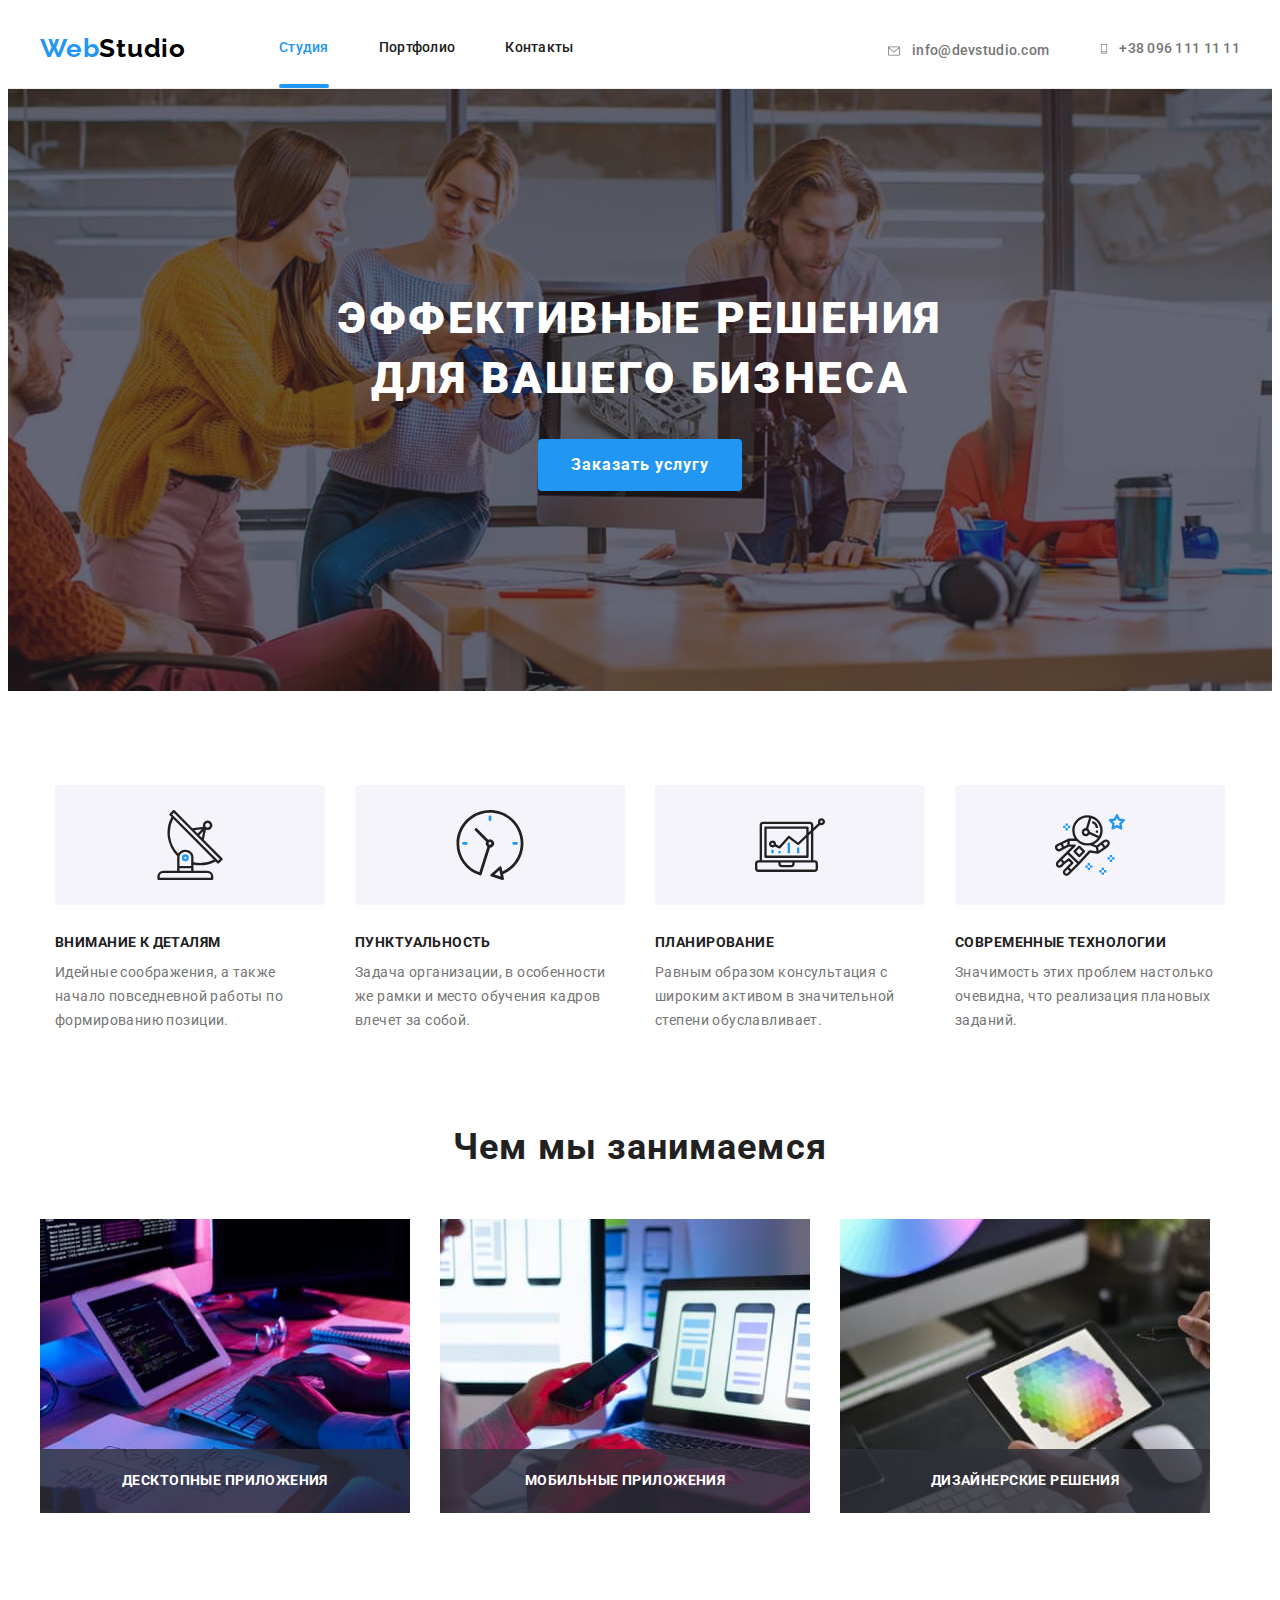
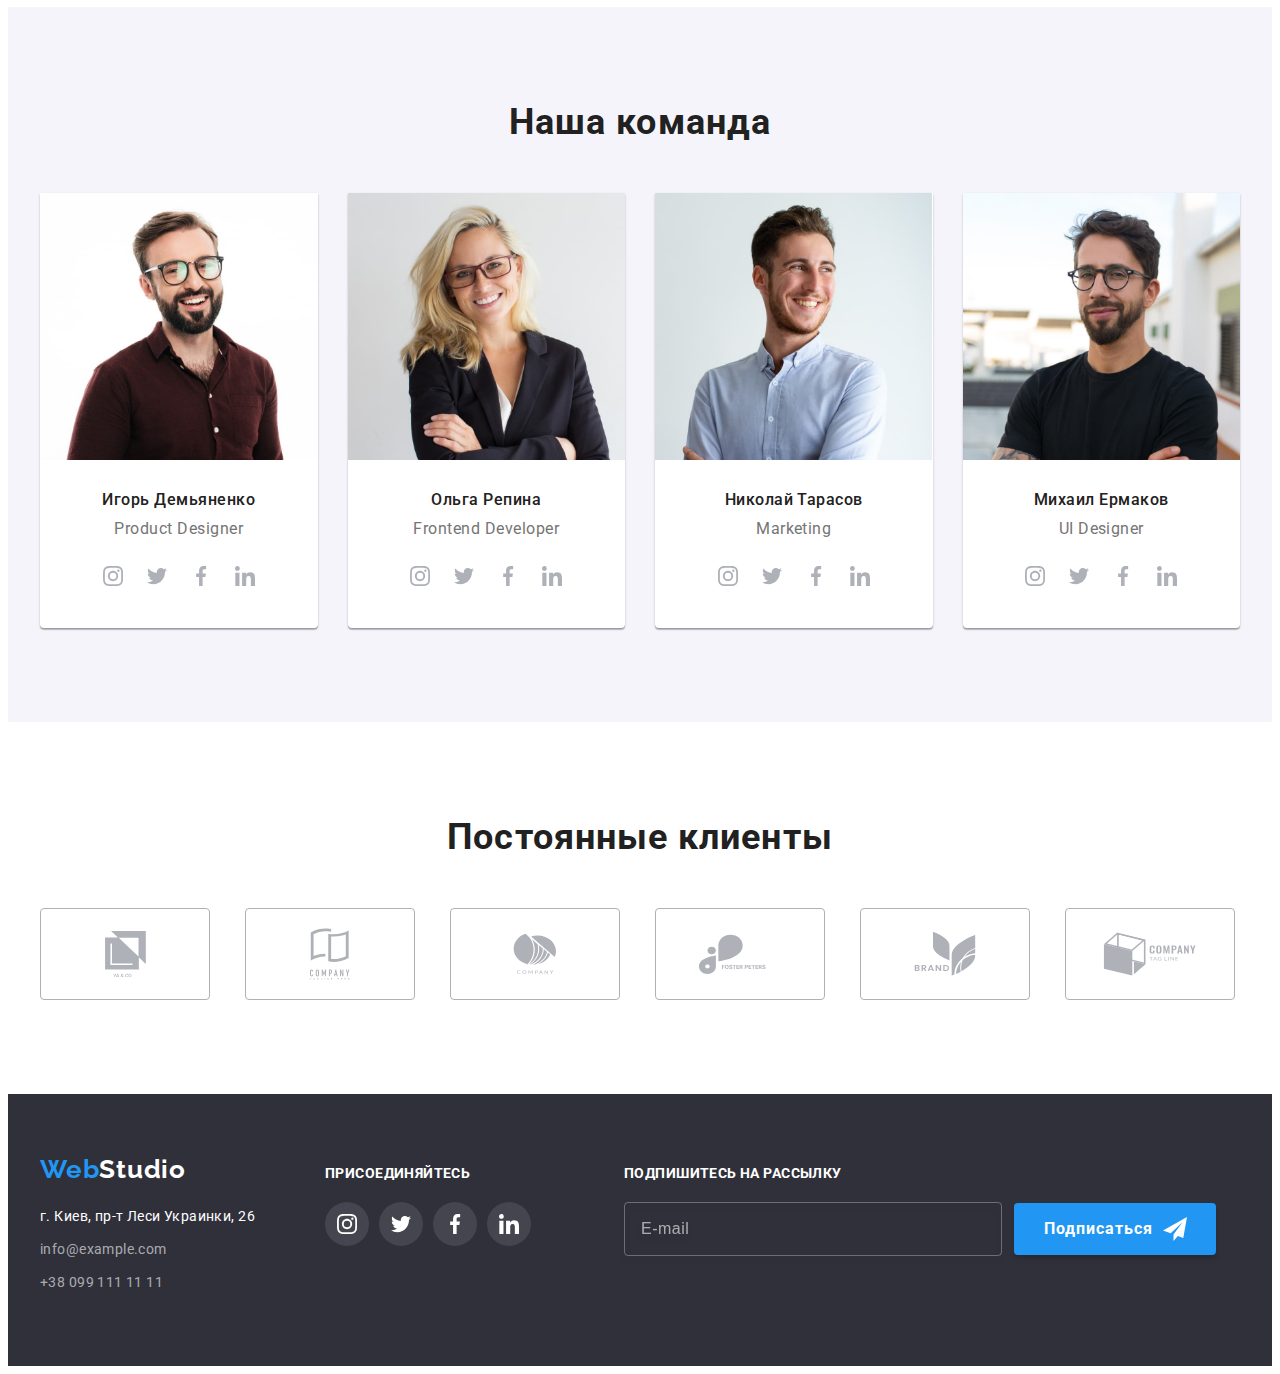
<file: index.html>
<!DOCTYPE html>
<html lang="ru">

<head>
    <meta charset="UTF-8">
    <meta http-equiv="X-UA-Compatible" content="IE=edge">
    <meta name="viewport" content="width=device-width, initial-scale=1.0">
    <title>Главная</title>
    <link rel="preconnect" href="https://fonts.googleapis.com">
    <link rel="preconnect" href="https://fonts.gstatic.com" crossorigin>
    <link href="https://fonts.googleapis.com/css2?family=Raleway:wght@700&family=Roboto:wght@400;500;700;900&display=swap"
        rel="stylesheet">
    <link rel="stylesheet"
        href="https://cdnjs.cloudflare.com/ajax/libs/modern-normalize/1.1.0/modern-normalize.min.css"
        integrity="sha512-wpPYUAdjBVSE4KJnH1VR1HeZfpl1ub8YT/NKx4PuQ5NmX2tKuGu6U/JRp5y+Y8XG2tV+wKQpNHVUX03MfMFn9Q=="
        crossorigin="anonymous"
        referrerpolicy="no-referrer" />
    <link rel="stylesheet" href="./css/main.min.css">
</head>
<body>
    <header class="header">
        <div class="container">
            <nav class="main-nav">
                <a href="" class="logo header__logo link"><span class="accent">Web</span>Studio</a>
                <button type="button" class="main-nav__open-btn">
                    <svg class="main-nav__icon" width="40" height="40">
                        <use href="./images/icons.svg#icon-menu"></use>
                    </svg>
                </button>
                <ul class="main-nav__list list">
                    <li class="main-nav__item"><a href="index.html" class="main-nav__link current present link">Студия</a></li>
                    <li class="main-nav__item"><a href="portfolio.html" class="main-nav__link link">Портфолио</a></li>
                    <li class="main-nav__item"><a href="" class="main-nav__link link">Контакты</a></li>
                </ul>
            </nav>
            <ul class="contact__list list">
                <li class="contact__item"><a href="mailto:info@devstudio.com" class="contact__mail link">
                        <svg class="contact__mail-icon" width="16" height="12">
                            <use href="./images/icons.svg#icon-envelope"></use>
                        </svg>info@devstudio.com</a></li>
                <li class="contact__item"><a href="tel:+380961111111" class="contact__tel link">
                        <svg class="contact__tel-icon" width="10" height="16">
                            <use href="./images/icons.svg#icon-smartphone"></use>
                        </svg>+38 096 111 11 11</a></li>
            </ul>
        </div>
        <div class="mob__menu is-hidden">
            <div class="container">
            <button type="button" class="menu__close-btn">
                <svg class="mob__icon-close" width="40" height="40">
                    <use href="./images/icons.svg#icon-close"></use>
                </svg>
            </button>
            <ul class="mob-menu__list list">
                <li class="mob-menu__item"><a href="index.html" class="mob-menu__link current link">Студия</a></li>
                <li class="mob-menu__item"><a href="portfolio.html" class="mob-menu__link link">Портфолио</a></li>
                <li class="mob-menu__item"><a href="" class="mob-menu__link link">Контакты</a></li>
            </ul>
            <div class="mob-contact__box">
            <ul class="mob-contact__list list">
                <li class="mob-contact__item"><a href="tel:+380961111111" class="mob-contact__tel link">
                        +38 096 111 11 11</a></li>
                <li class="mob-contact__item"><a href="mailto:info@devstudio.com" class="mob-contact__mail link">
                        info@devstudio.com</a></li>
            </ul>
            <ul class="mob-soc__list list">
                <li class="mob-soc__item"><a href="" class="mob-soc__link link">Instagram</a></li>
                <li class="mob-soc__item"><a href="" class="mob-soc__link link">Twitter</a></li>
                <li class="mob-soc__item"><a href="" class="mob-soc__link link">Facebook</a></li>
                <li class="mob-soc__item"><a href="" class="mob-soc__link link">LinkedIn</a></li>
            </ul>
            </div>
            </div>
        </div>
    </header>

    <main>
        <section class="hero">
            <div class="container">
            <h1 class="hero__title">Эффективные решения для вашего бизнеса</h1>
            <button type="button" class="button" data-modal-open >Заказать услугу</button>
            </div>
        </section>

        <section class="about section">
            <div class="container">
            <h2 class="visually-hidden">Особенности работы студии</h2>
            <ul class="about__list list">
                <li class="about__item">
                    <div class="about__box">
                            <svg class="box__icon" width="70" height="70">
                                <use href="./images/icons.svg#icon-antenna"></use>
                            </svg>
                    </div>
                    <h3 class="about__title">Внимание к деталям</h3>
                    <p class="about__text">Идейные соображения, а также начало повседневной работы по формированию позиции.</p>
                </li>
                <li class="about__item">
                    <div class="about__box">
                            <svg class="box__icon" width="70" height="70">
                                <use href="./images/icons.svg#icon-clock"></use>
                            </svg>
                    </div>
                    <h3 class="about__title">Пунктуальность</h3>
                    <p class="about__text">Задача организации, в особенности же рамки и место обучения кадров влечет за собой.</p>
                </li>
                <li class="about__item">
                    <div class="about__box">
                            <svg class="box__icon" width="70" height="70">
                                <use href="./images/icons.svg#icon-diagram"></use>
                            </svg>
                    </div>
                    <h3 class="about__title">Планирование</h3>
                    <p class="about__text">Равным образом консультация с широким активом в значительной степени обуславливает.</p>
                </li>
                <li class="about__item">
                    <div class="about__box">
                            <svg class="box__icon" width="70" height="70">
                                <use href="./images/icons.svg#icon-astronaut"></use>
                            </svg>
                    </div>
                    <h3 class="about__title">Современные технологии</h3>
                    <p class="about__text">Значимость этих проблем настолько очевидна, что реализация плановых заданий.</p>
                </li>
            </ul>
            </div>
        </section>

        <section class="work section">
            <div class="container">
            <h2 class="title section__title">Чем мы занимаемся</h2>
            <ul class="work__list list">
                <li class="work__item">
                    <div class="wrap">
                    <img
                    srcset="
                    ./images/img-1.jpg    1x,
                    ./images/img-1-2x.jpg 2x
                    "
                    src="./images/img-1.jpg" 
                    alt="набор кода" 
                    width="370" height="294">
                    <h3 class="wrap__title">Десктопные приложения</h3>
                    </div>
                </li>
                <li class="work__item">
                    <div class="wrap">
                    <img 
                    srcset="
                    ./images/img-2.jpg    1x,
                    ./images/img-2-2x.jpg 2x
                    "
                    src="./images/img-2.jpg" 
                    alt="схемы на дивайсах" 
                    width="370" height="294">
                    <h3 class="wrap__title">Мобильные приложения</h3>
                    </div>
                </li>
                <li class="work__item">
                    <div class="wrap">
                    <img 
                    srcset="
                    ./images/img-3.jpg    1x,
                    ./images/img-3-2x.jpg 2x
                    "
                    src="./images/img-3.jpg" 
                    alt="спектор цветов" 
                    width="370" height="294">
                    <h3 class="wrap__title">Дизайнерские решения</h3>
                    </div>
                </li>
            </ul>
            </div>
        </section>

        <section class="team section">
            <div class="container">
            <h2 class="title section__title">Наша команда</h2>
            <ul class="team__list list">
                <li class="team__item">
                    <picture>
                        <source
                        srcset="
                        ./images/img-4.jpg    1x,
                        ./images/img-4-2x.jpg 2x
                        "
                        media="(min-width:1200px)"
                        >
                        <source
                        srcset="
                        ./images/img-4-tab.jpg    1x,
                        ./images/img-4-tab-2x.jpg 2x
                        "
                        media="(min-width:768px)"
                        >
                        <source
                        srcset="
                        ./images/img-4-mob.jpg    1x,
                        ./images/img-4-mob-2x.jpg 2x
                        "
                        media="(min-width:320px)"
                        >
                    <img src="./images/img-4-mob.jpg" 
                    alt="Игорь Демьяненко"
                    class="team__img">
                    </picture>
                    <div class="team__box">
                    <h3 class="team__title">Игорь Демьяненко</h3>
                    <p lang="en" class="team__text">Product Designer</p>
                    <ul class="soc__list list">
                        <li class="soc__item"><a href="" class="soc__link">
                                <svg class="soc__icon" width="20" height="20">
                                    <use href="./images/icons.svg#icon-instagram"></use>
                                </svg>
                            </a></li>
                        <li class="soc__item"><a href="" class="soc__link">
                                <svg class="soc__icon" width="20" height="20">
                                    <use href="./images/icons.svg#icon-twitter"></use>
                                </svg>
                            </a></li>
                        <li class="soc__item"><a href="" class="soc__link">
                                <svg class="soc__icon" width="20" height="20">
                                    <use href="./images/icons.svg#icon-facebook"></use>
                                </svg>
                            </a></li>
                        <li class="soc__item"><a href="" class="soc__link">
                                <svg class="soc__icon" width="20" height="20">
                                    <use href="./images/icons.svg#icon-linkedin"></use>
                                </svg>
                            </a></li>
                    </ul>
                    </div>
                </li>
                <li class="team__item">
                    <picture>
                        <source
                        srcset="
                        ./images/img-5.jpg    1x,
                        ./images/img-5-2x.jpg 2x
                        "
                        media="(min-width:1200px)"
                        >
                        <source
                        srcset="
                        ./images/img-5-tab.jpg    1x,
                        ./images/img-5-tab-2x.jpg 2x
                        "
                        media="(min-width:768px)"
                        >
                        <source
                        srcset="
                        ./images/img-5-mob.jpg    1x,
                        ./images/img-5-mob-2x.jpg 2x
                        "
                        media="(min-width:320px)"
                        >
                    <img src="./images/img-5-mob.jpg" 
                    alt="Ольга Репина"
                    class="team__img">
                    </picture>
                    <div class="team__box">
                    <h3 class="team__title">Ольга Репина</h3>
                    <p lang="en" class="team__text">Frontend Developer</p>
                    <ul class="soc__list list">
                        <li class="soc__item"><a href="" class="soc__link">
                                <svg class="soc__icon" width="20" height="20">
                                    <use href="./images/icons.svg#icon-instagram"></use>
                                </svg>
                            </a></li>
                        <li class="soc__item"><a href="" class="soc__link">
                                <svg class="soc__icon" width="20" height="20">
                                    <use href="./images/icons.svg#icon-twitter"></use>
                                </svg>
                            </a></li>
                        <li class="soc__item"><a href="" class="soc__link">
                                <svg class="soc__icon" width="20" height="20">
                                    <use href="./images/icons.svg#icon-facebook"></use>
                                </svg>
                            </a></li>
                        <li class="soc__item"><a href="" class="soc__link">
                                <svg class="soc__icon" width="20" height="20">
                                    <use href="./images/icons.svg#icon-linkedin"></use>
                                </svg>
                            </a></li>
                    </ul>
                </div>
                </li>
                <li class="team__item">
                    <picture>
                        <source
                        srcset="
                        ./images/img-6.jpg    1x,
                        ./images/img-6-2x.jpg 2x
                        "
                        media="(min-width:1200px)"
                        >
                        <source
                        srcset="
                        ./images/img-6-tab.jpg    1x,
                        ./images/img-6-tab-2x.jpg 2x
                        "
                        media="(min-width:768px)"
                        >
                        <source
                        srcset="
                        ./images/img-6-mob.jpg    1x,
                        ./images/img-6-mob-2x.jpg 2x
                        "
                        media="(min-width:320px)"
                        >
                    <img src="./images/img-6-mob.jpg" 
                    alt="Николай Тарасов"
                    class="team__img">
                    </picture>
                    <div class="team__box">
                    <h3 class="team__title">Николай Тарасов</h3>
                    <p lang="en" class="team__text">Marketing</p>
                    <ul class="soc__list list">
                        <li class="soc__item"><a href="" class="soc__link">
                                <svg class="soc__icon" width="20" height="20">
                                    <use href="./images/icons.svg#icon-instagram"></use>
                                </svg>
                            </a></li>
                        <li class="soc__item"><a href="" class="soc__link">
                                <svg class="soc__icon" width="20" height="20">
                                    <use href="./images/icons.svg#icon-twitter"></use>
                                </svg>
                            </a></li>
                        <li class="soc__item"><a href="" class="soc__link">
                                <svg class="soc__icon" width="20" height="20">
                                    <use href="./images/icons.svg#icon-facebook"></use>
                                </svg>
                            </a></li>
                        <li class="soc__item"><a href="" class="soc__link">
                                <svg class="soc__icon" width="20" height="20">
                                    <use href="./images/icons.svg#icon-linkedin"></use>
                                </svg>
                            </a></li>
                    </ul>
                    </div>
                </li>
                <li class="team__item">
                    <picture>
                        <source
                        srcset="
                        ./images/img-7.jpg    1x,
                        ./images/img-7-2x.jpg 2x
                        "
                        media="(min-width:1200px)"
                        >
                        <source
                        srcset="
                        ./images/img-7-tab.jpg    1x,
                        ./images/img-7-tab-2x.jpg 2x
                        "
                        media="(min-width:768px)"
                        >
                        <source
                        srcset="
                        ./images/img-7-mob.jpg    1x,
                        ./images/img-7-mob-2x.jpg 2x
                        "
                        media="(min-width:320px)"
                        >
                    <img src="./images/img-7-mob.jpg" 
                    alt="Михаил Ермаков"
                    class="team__img">
                    </picture>
                    <div class="team__box">
                    <h3 class="team__title">Михаил Ермаков</h3>
                    <p lang="en" class="team__text">UI Designer</p>
                    <ul class="soc__list list">
                        <li class="soc__item"><a href="" class="soc__link">
                                <svg class="soc__icon" width="20" height="20">
                                    <use href="./images/icons.svg#icon-instagram"></use>
                                </svg>
                            </a></li>
                        <li class="soc__item"><a href="" class="soc__link">
                                <svg class="soc__icon" width="20" height="20">
                                    <use href="./images/icons.svg#icon-twitter"></use>
                                </svg>
                            </a></li>
                        <li class="soc__item"><a href="" class="soc__link">
                                <svg class="soc__icon" width="20" height="20">
                                    <use href="./images/icons.svg#icon-facebook"></use>
                                </svg>
                            </a></li>
                        <li class="soc__item"><a href="" class="soc__link">
                                <svg class="soc__icon" width="20" height="20">
                                    <use href="./images/icons.svg#icon-linkedin"></use>
                                </svg>
                            </a></li>
                    </ul>
                    </div>
                </li>
            </ul>
            </div>
        </section>

        <section class="clients section">
            <div class="container">
                <h2 class="title section__title">Постоянные клиенты</h2>
                <ul class="clients__list list">
                    <li class="clients__item"><a href="" class="clients__link">
                        <svg class="clients__icon" width="41" height="46.7">
                            <use href="./images/icons.svg#icon-client-1"></use>
                        </svg>
                    </a></li>
                    <li class="clients__item"><a href="" class="clients__link">
                            <svg class="clients__icon" width="40" height="52">
                                <use href="./images/icons.svg#icon-client-2"></use>
                            </svg>
                    </a></li>
                    <li class="clients__item"><a href="" class="clients__link">
                            <svg class="clients__icon" width="43.46" height="41.18">
                                <use href="./images/icons.svg#icon-client-3"></use>
                            </svg>
                    </a></li>
                    <li class="clients__item"><a href="" class="clients__link">
                            <svg class="clients__icon" width="84.44" height="40.62">
                                <use href="./images/icons.svg#icon-client-4"></use>
                            </svg>
                    </a></li>
                    <li class="clients__item"><a href="" class="clients__link">
                            <svg class="clients__icon" width="62.54" height="45.43">
                                <use href="./images/icons.svg#icon-client-5"></use>
                            </svg>
                    </a></li>
                    <li class="clients__item"><a href="" class="clients__link">
                            <svg class="clients__icon" width="93.79" height="43.93">
                                <use href="./images/icons.svg#icon-client-6"></use>
                            </svg>
                    </a></li>
                </ul>
            </div>
        </section>
    </main>
    
    <footer class="footer">
        <div class="container">
        <div class="contact-network__box">
        <div class="contacts footer__contacts">
        <a href="" class="logo footer__logo link"><span class="accent">Web</span>Studio</a>
        <address>
            <ul class="contacts__list list">
                <li class="contacts__item"><a href="https://goo.gl/maps/D3uRbkzvZpGUqhTm6" class="contacts__address link" target="_blank" rel="noopener noreferrer">г. Киев,
                        пр-т Леси Украинки, 26</a></li>
                <li class="contacts__item"><a href="mailto:info@example.com" class="contacts__mail link">info@example.com</a></li>
                <li class="contacts__item"><a href="tel:+380991111111" class="contacts__tel link">+38 099 111 11 11</a></li>
            </ul>
        </address>
        </div>
        <div class="network footer__network">
            <h3 class="footer__title">присоединяйтесь</h3>
            <ul class="network__list list">
                <li class="network__item"><a href="" class="network__link">
                <svg class="network__icon" width="20" height="20">
                    <use href="./images/icons.svg#icon-instagram"></use>
                </svg>
                </a></li>
                <li class="network__item"><a href="" class="network__link">
                    <svg class="network__icon" width="20" height="20">
                        <use href="./images/icons.svg#icon-twitter"></use>
                    </svg>
                </a></li>
                <li class="network__item"><a href="" class="network__link">
                    <svg class="network__icon" width="20" height="20">
                        <use href="./images/icons.svg#icon-facebook"></use>
                    </svg>
                </a></li>
                <li class="network__item"><a href="" class="network__link">
                    <svg class="network__icon" width="20" height="20">
                        <use href="./images/icons.svg#icon-linkedin"></use>
                    </svg>
                </a></li>
            </ul>
        </div>
        </div>
        <div class="subscription">
            <h3 class="footer__title">Подпишитесь на рассылку</h3>
            <form class="mailing">
                <label>
                <input type="email" name="email" placeholder="E-mail" class="mailing__field" required>
                </label>
                <button type="submit" class="mailing__btn">Подписаться
                    <svg class="mailing__icon" width="24" height="24">
                    <use href="./images/icons.svg#icon-send"></use>
                    </svg></button>
            </form>
        </div>
        </div>
    </footer>

    <div class="backdrop is-hidden" data-modal>
        <div class="modal">
            <button type="button"  class="modal__btn" data-modal-close>
                <svg class="modal__icon" width="18" height="18">
                    <use href="./images/icons.svg#icon-cross"></use>
                </svg>
            </button>
            <p class="modal__title">Оставьте свои данные, мы вам перезвоним</p>
            <form class="form">
                <label for="name" class="form__label">Имя</label>
                <div class="form__box">
                <input type="text" name="name" id="name" class="form__input">
                <svg class="form__icon" width="18" height="18">
                    <use href="./images/icons.svg#icon-modal-person"></use>
                </svg>
                </div>

                <label for="tel" class="form__label">Телефон</label>
                <div class="form__box">
                <input type="tel" name="tel" id="tel" class="form__input" required>
                <svg class="form__icon" width="18" height="18">
                    <use href="./images/icons.svg#icon-modal-phone"></use>
                </svg>
                </div>

                <label for="email" class="form__label">Почта</label>
                <div class="form__box">
                <input type="email" name="email" id="email" class="form__input" required>
                <svg class="form__icon" width="18" height="18">
                    <use href="./images/icons.svg#icon-modal-email"></use>
                </svg>
                </div>

                <label for="comment" class="form__label">Комментарий</label>
                <div class="form__comment">
                <textarea name="comment" id="comment" placeholder="Введите текст" class="form__textarea"></textarea>   
                </div>
                
                <div class="privacy">
                <input type="checkbox" class="privacy__checkbox visually-hidden" name="policy" id="policy" value="policy">
                <label for="policy" class="privacy__text">
                    <span>
                        <svg class="privacy__icon" width="13" height="15">
                            <use href="./images/icons.svg#icon-checkmark"></use>
                        </svg>
                    </span>
                    Соглашаюсь с рассылкой и принимаю <a href="" class="privacy__link link"> Условия договора</a></label>
                </div>

            <button type="submit" class="form__btn">Отправить</button>
            </form>
        </div>
    </div>

    <script src="./js/modal.js"></script>
    <script src="./js/menu.js"></script>
</body>

</html>
</file>
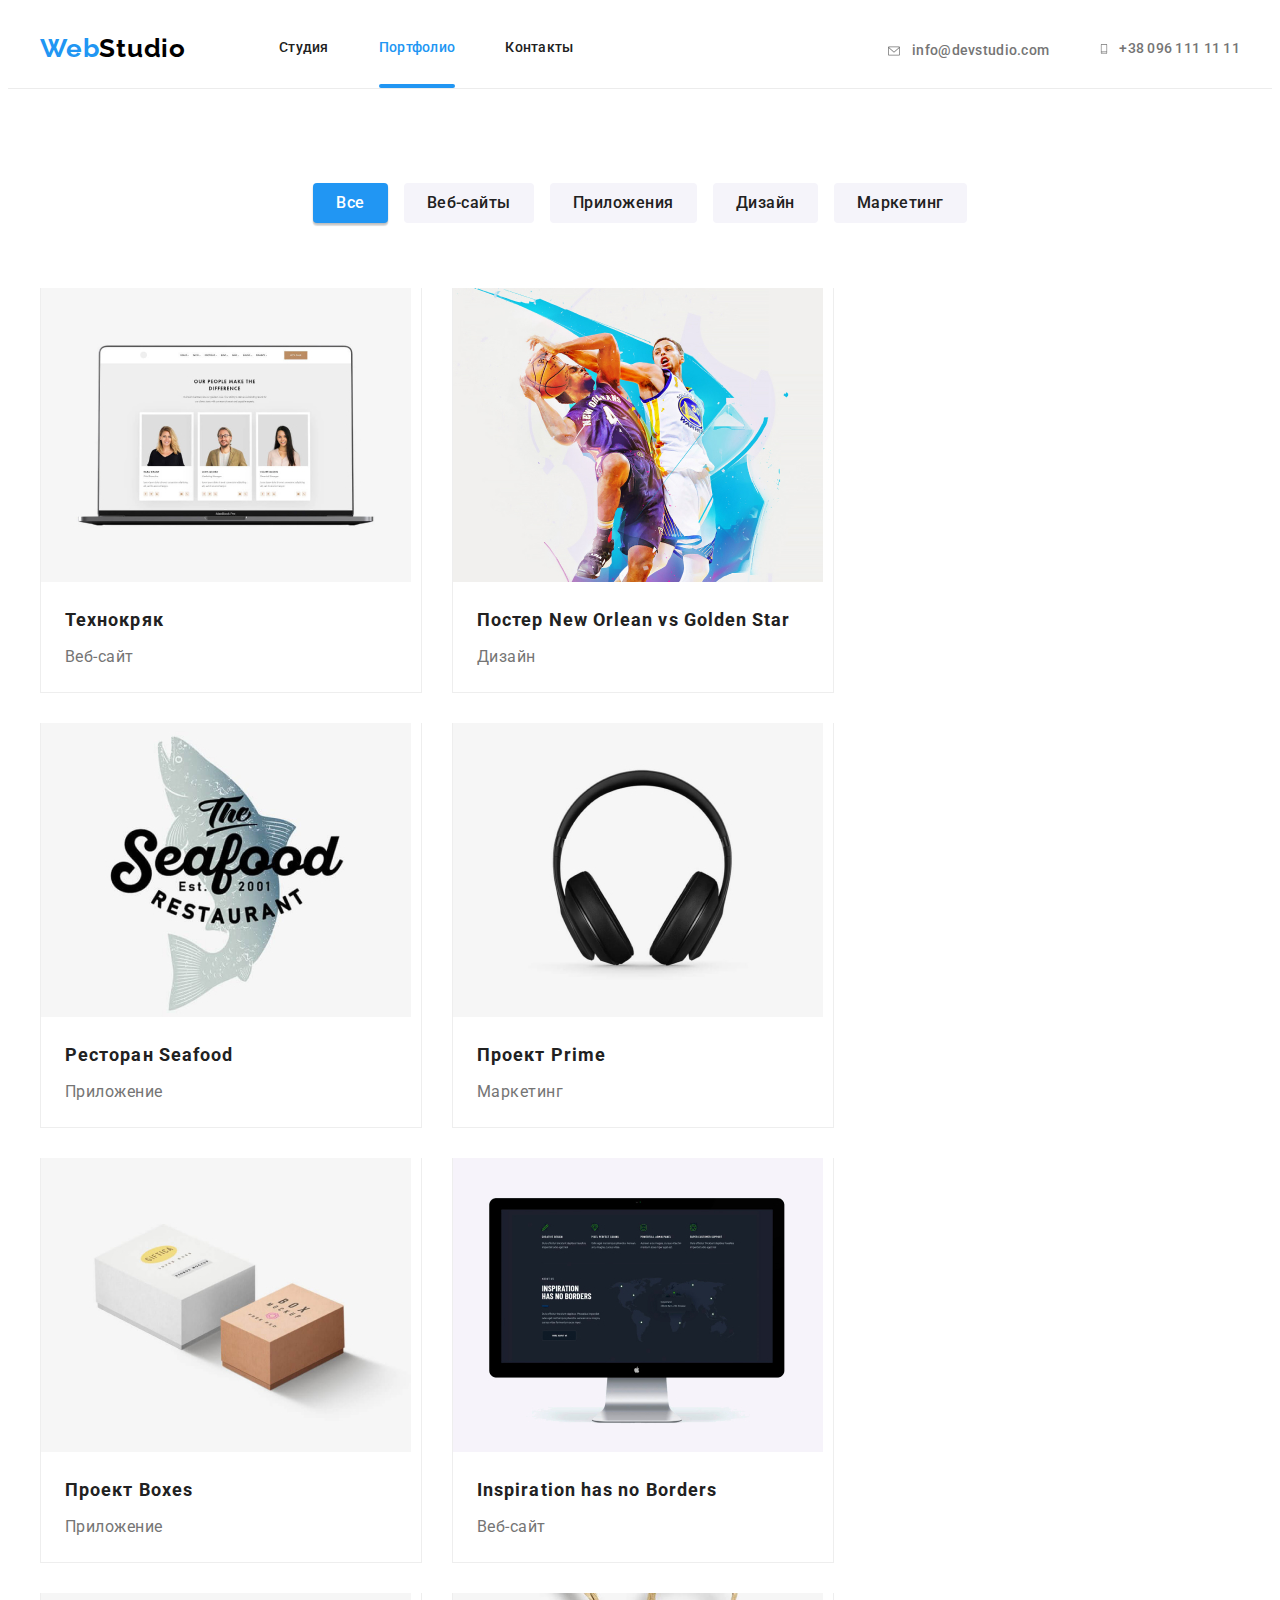
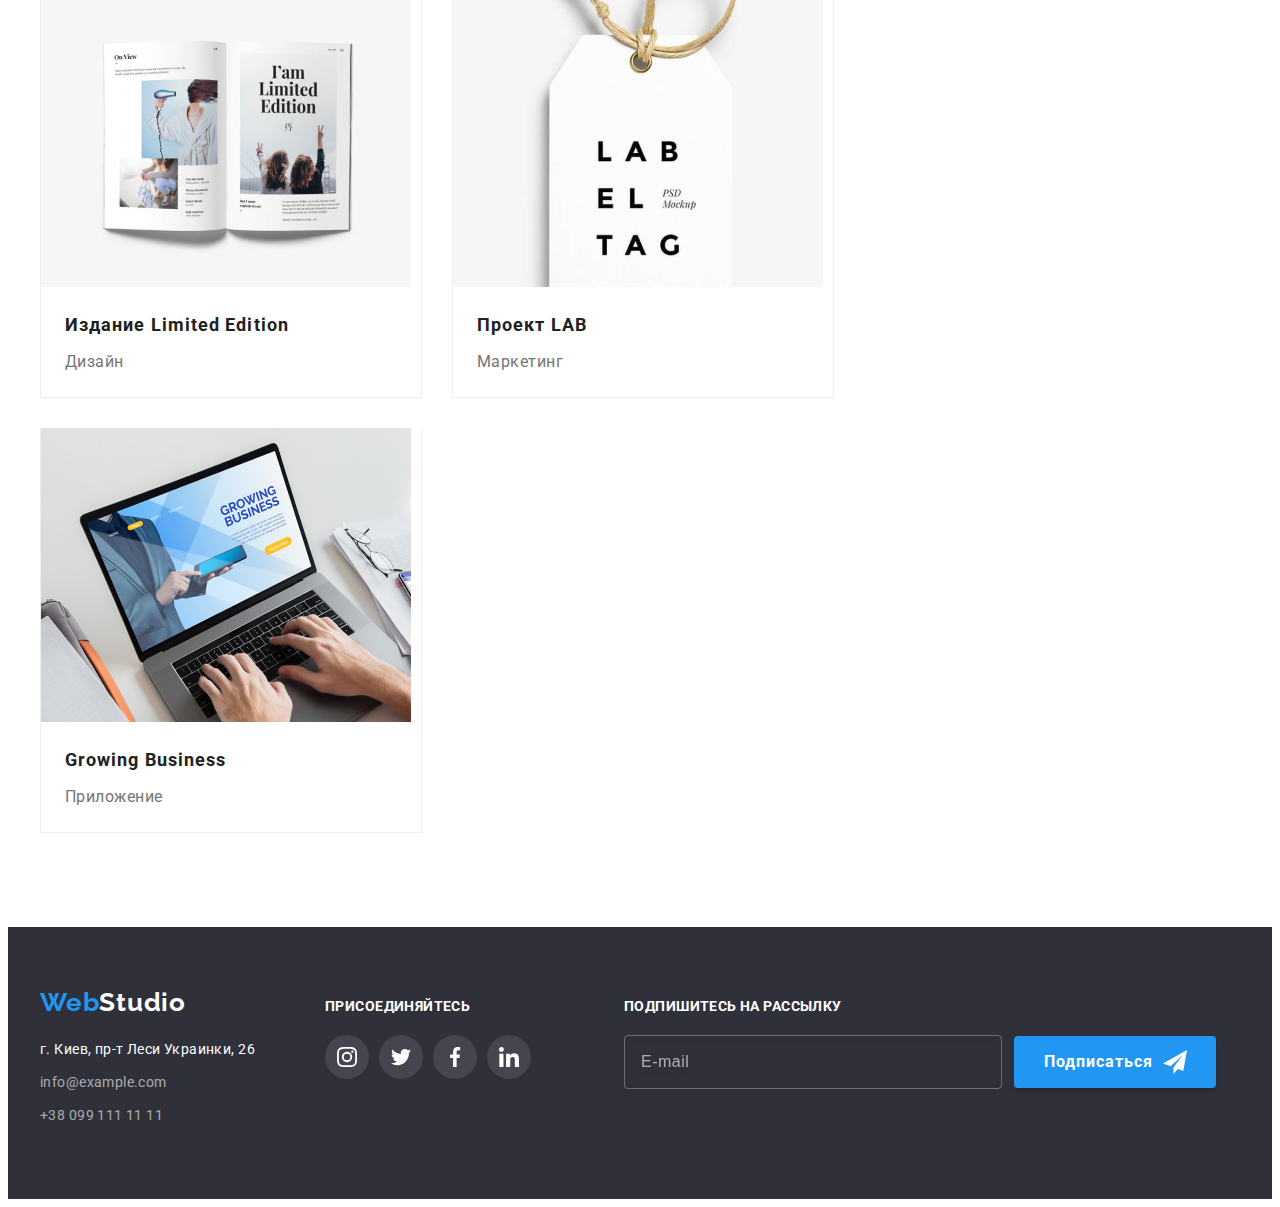
<file: portfolio.html>
<!DOCTYPE html>
<html lang="ru">
<head>
    <meta charset="UTF-8">
    <meta http-equiv="X-UA-Compatible" content="IE=edge">
    <meta name="viewport" content="width=device-width, initial-scale=1.0">
    <title>Портфолио</title>
    <link rel="preconnect" href="https://fonts.googleapis.com">
    <link rel="preconnect" href="https://fonts.gstatic.com" crossorigin>
    <link href="https://fonts.googleapis.com/css2?family=Raleway:wght@700&family=Roboto:wght@400;500;700;900&display=swap"
        rel="stylesheet">
    <link rel="stylesheet" href="https://cdnjs.cloudflare.com/ajax/libs/modern-normalize/1.1.0/modern-normalize.min.css"
        integrity="sha512-wpPYUAdjBVSE4KJnH1VR1HeZfpl1ub8YT/NKx4PuQ5NmX2tKuGu6U/JRp5y+Y8XG2tV+wKQpNHVUX03MfMFn9Q=="
        crossorigin="anonymous" 
        referrerpolicy="no-referrer" />
    <link rel="stylesheet" href="./css/main.min.css">
</head>
<body>
    <header class="header">
        <div class="container">
            <nav class="main-nav">
                <a href="" class="logo header__logo link"><span class="accent">Web</span>Studio</a>
                <button type="button" class="main-nav__open-btn">
                    <svg class="main-nav__icon" width="40" height="40">
                        <use href="./images/icons.svg#icon-menu"></use>
                    </svg>
                </button>
                <ul class="main-nav__list list">
                    <li class="main-nav__item"><a href="index.html" class="main-nav__link link">Студия</a>
                    </li>
                    <li class="main-nav__item"><a href="portfolio.html" class="main-nav__link current present link">Портфолио</a></li>
                    <li class="main-nav__item"><a href="" class="main-nav__link link">Контакты</a></li>
                </ul>
            </nav>
            <ul class="contact__list list">
                <li class="contact__item"><a href="mailto:info@devstudio.com" class="contact__mail link">
                        <svg class="contact__mail-icon" width="16" height="12">
                            <use href="./images/icons.svg#icon-envelope"></use>
                        </svg>info@devstudio.com</a></li>
                <li class="contact__item"><a href="tel:+380961111111" class="contact__tel link">
                        <svg class="contact__tel-icon" width="10" height="16">
                            <use href="./images/icons.svg#icon-smartphone"></use>
                        </svg>+38 096 111 11 11</a></li>
            </ul>
        </div>
        <div class="mob__menu is-hidden">
            <div class="container">
                <button type="button" class="menu__close-btn">
                    <svg class="mob__icon-close" width="40" height="40">
                        <use href="./images/icons.svg#icon-close"></use>
                    </svg>
                </button>
                <ul class="mob-menu__list list">
                    <li class="mob-menu__item"><a href="index.html" class="mob-menu__link link">Студия</a></li>
                    <li class="mob-menu__item"><a href="portfolio.html" class="mob-menu__link current link">Портфолио</a></li>
                    <li class="mob-menu__item"><a href="" class="mob-menu__link link">Контакты</a></li>
                </ul>
                <div class="mob-contact__box">
                    <ul class="mob-contact__list list">
                        <li class="mob-contact__item"><a href="tel:+380961111111" class="mob-contact__tel link">
                                +38 096 111 11 11</a></li>
                        <li class="mob-contact__item"><a href="mailto:info@devstudio.com" class="mob-contact__mail link">
                                info@devstudio.com</a></li>
                    </ul>
                    <ul class="mob-soc__list list">
                        <li class="mob-soc__item"><a href="" class="mob-soc__link link">Instagram</a></li>
                        <li class="mob-soc__item"><a href="" class="mob-soc__link link">Twitter</a></li>
                        <li class="mob-soc__item"><a href="" class="mob-soc__link link">Facebook</a></li>
                        <li class="mob-soc__item"><a href="" class="mob-soc__link link">LinkedIn</a></li>
                    </ul>
                </div>
            </div>
        </div>
    </header>

    <main>
        <section class="portfolio section">
            <div class="container">
            <h1 class="visually-hidden">Портфолио</h1>

            <ul class="portfolio__list list">
                <li class="portfolio__item"><button type="button" class="portfolio__btn current">Все</button></li>
                <li class="portfolio__item"><button type="button" class="portfolio__btn">Веб-сайты</button></li>
                <li class="portfolio__item"><button type="button" class="portfolio__btn">Приложения</button></li>
                <li class="portfolio__item"><button type="button" class="portfolio__btn">Дизайн</button></li>
                <li class="portfolio__item"><button type="button" class="portfolio__btn">Маркетинг</button></li>
            </ul>

            <ul class="projects__list list">
                <li class="projects__item">
                    <a href="" class="projects__link link">
                        <div class="card">
                        <picture>
                        <source
                        srcset="
                        ./images/portfolio-1.jpg    1x,
                        ./images/portfolio-1-2x.jpg 2x
                        "
                        media="(min-width:1200px)"
                        >
                        <source
                        srcset="
                        ./images/portfolio-1-tab.jpg    1x,
                        ./images/portfolio-1-tab-2x.jpg 2x
                        "
                        media="(min-width:768px)"
                        >
                        <source
                        srcset="
                        ./images/portfolio-1-mob.jpg    1x,
                        ./images/portfolio-1-mob-2x.jpg 2x
                        "
                        media="(min-width:320px)"
                        >
                    <img src="./images/portfolio-1-mob.jpg" 
                    alt="Проэкт 1"
                    class="card__img">
                    </picture>
                        <p class="card__info">Ресурс предлагает комплексные предложения с разным уровнем функционала и сервисов. Все это
                            позволит посетителю получить
                            исчерпывающие сведения о компании или частном лице.</p>
                            </div>
                        <div class="card__box">
                        <h2 class="card__title">Технокряк</h2>
                        <p class="card__text">Веб-сайт</p>
                        </div>
                    </a>
                </li>
                <li class="projects__item">
                    <a href="" class="projects__link link">
                        <div class="card">
                        <picture>
                        <source
                        srcset="
                        ./images/portfolio-2.jpg    1x,
                        ./images/portfolio-2-2x.jpg 2x
                        "
                        media="(min-width:1200px)"
                        >
                        <source
                        srcset="
                        ./images/portfolio-2-tab.jpg    1x,
                        ./images/portfolio-2-tab-2x.jpg 2x
                        "
                        media="(min-width:768px)"
                        >
                        <source
                        srcset="
                        ./images/portfolio-2-mob.jpg    1x,
                        ./images/portfolio-2-mob-2x.jpg 2x
                        "
                        media="(min-width:320px)"
                        >
                    <img src="./images/portfolio-2-mob.jpg" 
                    alt="Проэкт 2"
                    class="card__img">
                    </picture>
                        <p class="card__info">Ресурс предлагает комплексные предложения с разным уровнем функционала и сервисов. Все это
                            позволит посетителю получить
                            исчерпывающие сведения о компании или частном лице.</p>
                            </div>
                        <div class="card__box">
                        <h2 class="card__title">Постер New Orlean vs Golden Star</h2>
                        <p class="card__text">Дизайн</p>
                        </div>
                    </a>
                </li>
                <li class="projects__item">
                    <a href="" class="projects__link link">
                        <div class="card">
                            <picture>
                        <source
                        srcset="
                        ./images/portfolio-3.jpg    1x,
                        ./images/portfolio-3-2x.jpg 2x
                        "
                        media="(min-width:1200px)"
                        >
                        <source
                        srcset="
                        ./images/portfolio-3-tab.jpg    1x,
                        ./images/portfolio-3-tab-2x.jpg 2x
                        "
                        media="(min-width:768px)"
                        >
                        <source
                        srcset="
                        ./images/portfolio-3-mob.jpg    1x,
                        ./images/portfolio-3-mob-2x.jpg 2x
                        "
                        media="(min-width:320px)"
                        >
                    <img src="./images/portfolio-3-mob.jpg" 
                    alt="Проэкт 3"
                    class="card__img">
                    </picture>
                            <p class="card__info">Ресурс предлагает комплексные предложения с разным уровнем функционала и сервисов. Все
                                это
                                позволит посетителю получить
                                исчерпывающие сведения о компании или частном лице.</p>
                                </div>
                        <div class="card__box">
                        <h2 class="card__title">Ресторан Seafood</h2>
                        <p class="card__text">Приложение</p>
                        </div>
                    </a>
                </li>
                <li class="projects__item">
                    <a href="" class="projects__link link">
                        <div class="card">
                            <picture>
                        <source
                        srcset="
                        ./images/portfolio-4.jpg    1x,
                        ./images/portfolio-4-2x.jpg 2x
                        "
                        media="(min-width:1200px)"
                        >
                        <source
                        srcset="
                        ./images/portfolio-4-tab.jpg    1x,
                        ./images/portfolio-4-tab-2x.jpg 2x
                        "
                        media="(min-width:768px)"
                        >
                        <source
                        srcset="
                        ./images/portfolio-4-mob.jpg    1x,
                        ./images/portfolio-4-mob-2x.jpg 2x
                        "
                        media="(min-width:320px)"
                        >
                    <img src="./images/portfolio-4-mob.jpg" 
                    alt="Проэкт 4"
                    class="card__img">
                    </picture>
                            <p class="card__info">Ресурс предлагает комплексные предложения с разным уровнем функционала и сервисов. Все
                                это
                                позволит посетителю получить
                                исчерпывающие сведения о компании или частном лице.</p>
                                </div>
                        <div class="card__box">
                        <h2 class="card__title">Проект Prime</h2>
                        <p class="card__text">Маркетинг</p>
                        </div>
                    </a>
                </li>
                <li class="projects__item">
                    <a href="" class="projects__link link">
                        <div class="card">
                            <picture>
                        <source
                        srcset="
                        ./images/portfolio-5.jpg    1x,
                        ./images/portfolio-5-2x.jpg 2x
                        "
                        media="(min-width:1200px)"
                        >
                        <source
                        srcset="
                        ./images/portfolio-5-tab.jpg    1x,
                        ./images/portfolio-5-tab-2x.jpg 2x
                        "
                        media="(min-width:768px)"
                        >
                        <source
                        srcset="
                        ./images/portfolio-5-mob.jpg    1x,
                        ./images/portfolio-5-mob-2x.jpg 2x
                        "
                        media="(min-width:320px)"
                        >
                    <img src="./images/portfolio-5-mob.jpg" 
                    alt="Проэкт 5"
                    class="card__img">
                    </picture>
                            <p class="card__info">Ресурс предлагает комплексные предложения с разным уровнем функционала и сервисов. Все
                                это
                                позволит посетителю получить
                                исчерпывающие сведения о компании или частном лице.</p>
                                </div>
                        <div class="card__box">
                        <h2 class="card__title">Проект Boxes</h2>
                        <p class="card__text">Приложение</p>
                        </div>
                    </a>
                </li>
                <li class="projects__item">
                    <a href="" class="projects__link link">
                        <div class="card">
                            <picture>
                        <source
                        srcset="
                        ./images/portfolio-6.jpg    1x,
                        ./images/portfolio-6-2x.jpg 2x
                        "
                        media="(min-width:1200px)"
                        >
                        <source
                        srcset="
                        ./images/portfolio-6-tab.jpg    1x,
                        ./images/portfolio-6-tab-2x.jpg 2x
                        "
                        media="(min-width:768px)"
                        >
                        <source
                        srcset="
                        ./images/portfolio-6-mob.jpg    1x,
                        ./images/portfolio-6-mob-2x.jpg 2x
                        "
                        media="(min-width:320px)"
                        >
                    <img src="./images/portfolio-6-mob.jpg" 
                    alt="Проэкт 6"
                    class="card__img">
                    </picture>
                            <p class="card__info">Ресурс предлагает комплексные предложения с разным уровнем функционала и сервисов. Все
                                это
                                позволит посетителю получить
                                исчерпывающие сведения о компании или частном лице.</p>
                                </div>
                        <div class="card__box">
                        <h2 class="card__title">Inspiration has no Borders</h2>
                        <p class="card__text">Веб-сайт</p>
                        </div>
                    </a>
                </li>
                <li class="projects__item">
                    <a href="" class="projects__link link">
                        <div class="card">
                            <picture>
                        <source
                        srcset="
                        ./images/portfolio-7.jpg    1x,
                        ./images/portfolio-7-2x.jpg 2x
                        "
                        media="(min-width:1200px)"
                        >
                        <source
                        srcset="
                        ./images/portfolio-7-tab.jpg    1x,
                        ./images/portfolio-7-tab-2x.jpg 2x
                        "
                        media="(min-width:768px)"
                        >
                        <source
                        srcset="
                        ./images/portfolio-7-mob.jpg    1x,
                        ./images/portfolio-7-mob-2x.jpg 2x
                        "
                        media="(min-width:320px)"
                        >
                    <img src="./images/portfolio-7-mob.jpg" 
                    alt="Проэкт 7"
                    class="card__img">
                    </picture>
                            <p class="card__info">Ресурс предлагает комплексные предложения с разным уровнем функционала и сервисов. Все
                                это
                                позволит посетителю получить
                                исчерпывающие сведения о компании или частном лице.</p>
                                </div>
                        <div class="card__box">
                        <h2 class="card__title">Издание Limited Edition</h2>
                        <p class="card__text">Дизайн</p>
                        </div>
                    </a>
                </li>
                <li class="projects__item">
                    <a href="" class="projects__link link">
                        <div class="card">
                            <picture>
                        <source
                        srcset="
                        ./images/portfolio-8.jpg    1x,
                        ./images/portfolio-8-2x.jpg 2x
                        "
                        media="(min-width:1200px)"
                        >
                        <source
                        srcset="
                        ./images/portfolio-8-tab.jpg    1x,
                        ./images/portfolio-8-tab-2x.jpg 2x
                        "
                        media="(min-width:768px)"
                        >
                        <source
                        srcset="
                        ./images/portfolio-8-mob.jpg    1x,
                        ./images/portfolio-8-mob-2x.jpg 2x
                        "
                        media="(min-width:320px)"
                        >
                    <img src="./images/portfolio-8-mob.jpg" 
                    alt="Проэкт 8"
                    class="card__img">
                    </picture>
                            <p class="card__info">Ресурс предлагает комплексные предложения с разным уровнем функционала и сервисов. Все
                                это
                                позволит посетителю получить
                                исчерпывающие сведения о компании или частном лице.</p>
                                </div>
                        <div class="card__box">
                        <h2 class="card__title">Проект LAB</h2>
                        <p class="card__text">Маркетинг</p>
                        </div>
                    </a>
                </li>
                <li class="projects__item">
                    <a href="" class="projects__link link">
                        <div class="card">
                            <picture>
                        <source
                        srcset="
                        ./images/portfolio-9.jpg    1x,
                        ./images/portfolio-9-2x.jpg 2x
                        "
                        media="(min-width:1200px)"
                        >
                        <source
                        srcset="
                        ./images/portfolio-9-tab.jpg    1x,
                        ./images/portfolio-9-tab-2x.jpg 2x
                        "
                        media="(min-width:768px)"
                        >
                        <source
                        srcset="
                        ./images/portfolio-9-mob.jpg    1x,
                        ./images/portfolio-9-mob-2x.jpg 2x
                        "
                        media="(min-width:320px)"
                        >
                    <img src="./images/portfolio-9-mob.jpg" 
                    alt="Проэкт 9"
                    class="card__img">
                    </picture>
                            <p class="card__info">Ресурс предлагает комплексные предложения с разным уровнем функционала и сервисов. Все
                                это
                                позволит посетителю получить
                                исчерпывающие сведения о компании или частном лице.</p>
                                </div>
                        <div class="card__box">
                        <h2 class="card__title">Growing Business</h2>
                        <p class="card__text">Приложение</p>
                        </div>
                    </a>
                </li>
            </ul>
            
            </div>
        </section>
    </main>

    <footer class="footer">
        <div class="container">
            <div class="contact-network__box">
                <div class="contacts footer__contacts">
                    <a href="" class="logo footer__logo link"><span class="accent">Web</span>Studio</a>
                    <address>
                        <ul class="contacts__list list">
                            <li class="contacts__item"><a href="https://goo.gl/maps/D3uRbkzvZpGUqhTm6"
                                    class="contacts__address link" target="_blank" rel="noopener noreferrer">г. Киев,
                                    пр-т Леси Украинки, 26</a></li>
                            <li class="contacts__item"><a href="mailto:info@example.com"
                                    class="contacts__mail link">info@example.com</a></li>
                            <li class="contacts__item"><a href="tel:+380991111111" class="contacts__tel link">+38 099 111 11
                                    11</a></li>
                        </ul>
                    </address>
                </div>
                <div class="network footer__network">
                    <h3 class="footer__title">присоединяйтесь</h3>
                    <ul class="network__list list">
                        <li class="network__item"><a href="" class="network__link">
                                <svg class="network__icon" width="20" height="20">
                                    <use href="./images/icons.svg#icon-instagram"></use>
                                </svg>
                            </a></li>
                        <li class="network__item"><a href="" class="network__link">
                                <svg class="network__icon" width="20" height="20">
                                    <use href="./images/icons.svg#icon-twitter"></use>
                                </svg>
                            </a></li>
                        <li class="network__item"><a href="" class="network__link">
                                <svg class="network__icon" width="20" height="20">
                                    <use href="./images/icons.svg#icon-facebook"></use>
                                </svg>
                            </a></li>
                        <li class="network__item"><a href="" class="network__link">
                                <svg class="network__icon" width="20" height="20">
                                    <use href="./images/icons.svg#icon-linkedin"></use>
                                </svg>
                            </a></li>
                    </ul>
                </div>
            </div>
            <div class="subscription">
                <h3 class="footer__title">Подпишитесь на рассылку</h3>
                <form class="mailing">
                    <label>
                        <input type="email" name="email" placeholder="E-mail" class="mailing__field" required>
                    </label>
                    <button type="submit" class="mailing__btn">Подписаться
                        <svg class="mailing__icon" width="24" height="24">
                            <use href="./images/icons.svg#icon-send"></use>
                        </svg></button>
                </form>
            </div>
        </div>
    </footer>

    <script src="./js/menu.js"></script>
</body>
</html>
</file>
<file: css/main.min.css>
:root{--main-text-color: #212121;--primary-text-color: #757575;--accent-color: #2196F3;--hero-color: #ffffff;--logo-color: #000000;--btn-hover-color: #188CE8;--transition-options: 250ms cubic-bezier(0.4, 0, 0.2, 1)}.visually-hidden{position:absolute;white-space:nowrap;width:1px;height:1px;overflow:hidden;border:0;padding:0;clip:rect(0 0 0 0);-webkit-clip-path:inset(50%);clip-path:inset(50%);margin:-1px}.is-hidden{opacity:0;pointer-events:none;visibility:hidden}p,a,h1,h2,h3,h4,h5,h6{margin:0}ul,ol{padding-left:0;margin:0}img{display:block;max-width:100%;height:auto}textarea{resize:none;outline:none}body{font-family:"Roboto",Tahoma,sans-serif;color:var(--primary-text-color);font-size:14px;background-color:var(--hero-color)}.link{text-decoration:none}.list{padding:0;margin:0;list-style:none}.title{font-weight:700;font-size:28px;line-height:1.18;text-align:center;letter-spacing:.03em;color:var(--main-text-color)}@media screen and (min-width: 1200px){.title{font-size:36px;line-height:1.17}}.section__title{margin-bottom:30px}@media screen and (min-width: 1200px){.section__title{margin-bottom:50px}}.container{width:100%;margin-right:auto;margin-left:auto;padding-left:15px;padding-right:15px}@media screen and (min-width: 480px){.container{max-width:480px}}@media screen and (min-width: 768px){.container{max-width:768px}}@media screen and (min-width: 1200px){.container{max-width:1200px}}.accent{color:var(--accent-color)}.section{padding-top:60px;padding-bottom:60px}@media screen and (min-width: 1200px){.section{padding-top:94px;padding-bottom:94px}}.logo{font-family:"Raleway";font-weight:700;font-size:26px;line-height:1.19;letter-spacing:.03em;color:var(--logo-color)}.backdrop{position:fixed;top:0;width:100%;height:100%;background-color:rgba(0,0,0,.2);-webkit-transition:opacity 250ms,visibility 250ms;transition:opacity 250ms,visibility 250ms}.backdrop.is-hidden .modal{-webkit-transform:scale(0.25);transform:scale(0.25)}.modal{width:95%;padding:30px;background:#fff;-webkit-box-shadow:0px 1px 3px rgba(0,0,0,.12),0px 1px 1px rgba(0,0,0,.14),0px 2px 1px rgba(0,0,0,.2);box-shadow:0px 1px 3px rgba(0,0,0,.12),0px 1px 1px rgba(0,0,0,.14),0px 2px 1px rgba(0,0,0,.2);border-radius:4px;position:absolute;top:50%;left:50%;-webkit-transition:-webkit-transform var(--transition-options);transition:-webkit-transform var(--transition-options);transition:transform var(--transition-options);transition:transform var(--transition-options), -webkit-transform var(--transition-options);-webkit-transform:translate(-50%, -50%) scale(1);transform:translate(-50%, -50%) scale(1)}@media screen and (min-width: 480px){.modal{width:450px;padding:40px}}@media screen and (min-width: 1200px){.modal{width:528px}}.modal__btn{position:absolute;top:8px;right:8px;width:30px;height:30px;border-radius:50%;background-color:#fff;border:1px solid rgba(0,0,0,.1);display:-webkit-box;display:-ms-flexbox;display:flex;-webkit-box-align:center;-ms-flex-align:center;align-items:center;-webkit-box-pack:center;-ms-flex-pack:center;justify-content:center;cursor:pointer}.modal__icon{fill:#000;-webkit-transition:fill var(--transition-options);transition:fill var(--transition-options)}.modal__btn:hover .modal__icon,.modal__btn:focus .modal__icon{fill:var(--accent-color)}.modal__title{font-weight:700;font-size:14px;line-height:1.15;text-align:center;letter-spacing:.03em;color:var(--main-text-color);margin-bottom:8px}@media screen and (min-width: 480px){.modal__title{margin-bottom:12px;max-width:370px;font-size:20px}}@media screen and (min-width: 1200px){.modal__title{max-width:448px}}.form__label{font-weight:400;font-size:12px;line-height:1.16;letter-spacing:.01em;color:var(--primary-text-color)}.form__box{position:relative;margin-top:2px;margin-bottom:6px}@media screen and (min-width: 480px){.form__box{margin-top:4px;margin-bottom:10px}}.form__comment{margin-top:2px;margin-bottom:15px}@media screen and (min-width: 480px){.form__comment{margin-top:4px;margin-bottom:20px}}.form__icon{position:absolute;left:12px;top:50%;-webkit-transform:translateY(-50%);transform:translateY(-50%);-webkit-transition:fill var(--transition-options);transition:fill var(--transition-options)}.form__input:focus+.form__icon{fill:var(--accent-color)}.form__input{padding-left:42px;width:100%;height:35px;background-color:rgba(0,0,0,0);border:1px solid rgba(33,33,33,.2);-webkit-box-sizing:border-box;box-sizing:border-box;border-radius:4px;outline:none;-webkit-transition:border-color var(--transition-options);transition:border-color var(--transition-options)}.form__input:focus{border-color:var(--accent-color)}@media screen and (min-width: 480px){.form__input{height:40px}}.form__textarea{width:100%;height:100px;border:1px solid rgba(33,33,33,.2);-webkit-box-sizing:border-box;box-sizing:border-box;border-radius:4px;padding:12px 16px;-webkit-transition:border-color var(--transition-options);transition:border-color var(--transition-options)}.form__textarea::-webkit-input-placeholder{font-weight:400;font-size:14px;line-height:1.14;letter-spacing:.01em;color:rgba(117,117,117,.5)}.form__textarea::-moz-placeholder{font-weight:400;font-size:14px;line-height:1.14;letter-spacing:.01em;color:rgba(117,117,117,.5)}.form__textarea:-ms-input-placeholder{font-weight:400;font-size:14px;line-height:1.14;letter-spacing:.01em;color:rgba(117,117,117,.5)}.form__textarea::-ms-input-placeholder{font-weight:400;font-size:14px;line-height:1.14;letter-spacing:.01em;color:rgba(117,117,117,.5)}.form__textarea::placeholder{font-weight:400;font-size:14px;line-height:1.14;letter-spacing:.01em;color:rgba(117,117,117,.5)}.form__textarea:focus{border-color:var(--accent-color)}@media screen and (min-width: 480px){.form__textarea{height:120px}}.privacy__text{font-weight:400;font-size:9px;line-height:1.16;letter-spacing:.03em;color:var(--primary-text-color);display:-webkit-box;display:-ms-flexbox;display:flex;-webkit-box-align:center;-ms-flex-align:center;align-items:center;margin-bottom:30px}@media screen and (min-width: 480px){.privacy__text{font-size:12px;line-height:1.16}}@media screen and (min-width: 1200px){.privacy__text{font-size:14px;line-height:1.71}}.privacy__link{color:var(--accent-color);text-decoration:underline;margin-left:2px}@media screen and (min-width: 1200px){.privacy__link{margin-left:3px}}.privacy{display:-webkit-box;display:-ms-flexbox;display:flex;-webkit-box-align:center;-ms-flex-align:center;align-items:center;-webkit-box-pack:center;-ms-flex-pack:center;justify-content:center}.privacy__icon{fill:rgba(0,0,0,0)}.privacy__checkbox:checked+.privacy__text .privacy__icon{fill:var(--hero-color)}.privacy__text span{width:12px;height:11px;border:2px solid var(--main-text-color);border-radius:3px;margin-right:7px;display:-webkit-box;display:-ms-flexbox;display:flex;-webkit-box-align:center;-ms-flex-align:center;align-items:center;-webkit-box-pack:center;-ms-flex-pack:center;justify-content:center}.privacy__checkbox:checked+.privacy__text span{background-color:var(--accent-color);border:none}.form__btn{margin-left:auto;margin-right:auto;border:none;font-family:inherit;font-weight:700;font-size:13px;line-height:1.88;display:-webkit-box;display:-ms-flexbox;display:flex;-webkit-box-align:center;-ms-flex-align:center;align-items:center;text-align:center;letter-spacing:.06em;color:var(--hero-color);background-color:var(--accent-color);padding:5px 40px 5px 41px;-webkit-box-shadow:0px 4px 4px rgba(0,0,0,.15);box-shadow:0px 4px 4px rgba(0,0,0,.15);border-radius:4px;cursor:pointer;-webkit-transition:background-color var(--transition-options);transition:background-color var(--transition-options)}.form__btn:hover{background-color:var(--btn-hover-color)}@media screen and (min-width: 480px){.form__btn{font-size:16px;padding:10px 55px 10px 56px}}.header{border-bottom:1px solid #ececec}.header .container{display:-webkit-box;display:-ms-flexbox;display:flex;justify-items:center;-webkit-box-align:center;-ms-flex-align:center;align-items:center}@media screen and (min-width: 1200px){.header .container{-webkit-box-align:baseline;-ms-flex-align:baseline;align-items:baseline}}.header__logo{margin-top:16px;margin-bottom:16px}@media screen and (min-width: 768px){.header__logo{margin-right:88px;margin-top:0;margin-bottom:0}}@media screen and (min-width: 1200px){.header__logo{margin-right:93px}}.main-nav{display:-webkit-box;display:-ms-flexbox;display:flex;-webkit-box-align:center;-ms-flex-align:center;align-items:center}.main-nav__item:not(:last-child){margin-right:50px}.main-nav__list{display:none}@media screen and (min-width: 768px){.main-nav__list{display:-webkit-box;display:-ms-flexbox;display:flex}}.main-nav__open-btn{display:block;position:absolute;right:0;width:60px;height:44px;background-color:rgba(0,0,0,0);border:none;cursor:pointer}@media screen and (min-width: 768px){.main-nav__open-btn{display:none}}.main-nav__icon{fill:#000;-webkit-transition:fill var(--transition-options);transition:fill var(--transition-options)}.main-nav__open-btn:hover .main-nav__icon,.main-nav__open-btn:focus .main-nav__icon{fill:var(--accent-color)}@media screen and (min-width: 768px){.main-nav__icon{display:none}}.mob__menu{position:fixed;z-index:1;top:0;left:0;background-color:#fff;width:100vw;height:100%;padding-top:48px;padding-bottom:48px}.mob__menu .container{display:block}@media screen and (min-width: 768px){.mob__menu{display:none}}.menu__close-btn{position:absolute;top:10px;right:15px;width:40px;height:40px;background-color:rgba(0,0,0,0);border:1px solid rgba(0,0,0,0);display:-webkit-box;display:-ms-flexbox;display:flex;-webkit-box-align:center;-ms-flex-align:center;align-items:center;-webkit-box-pack:center;-ms-flex-pack:center;justify-content:center;cursor:pointer}.mob__icon-close{fill:#000;-webkit-transition:fill var(--transition-options);transition:fill var(--transition-options)}.menu__close-btn:hover .mob__icon-close,.menu__close-btn:focus .mob__icon-close{fill:var(--accent-color)}.mob-menu__list{padding-left:15px}@media screen and (min-width: 480px){.mob-menu__list{padding-left:40px}}.mob-menu__link{font-weight:500;font-size:35px;line-height:1.18;letter-spacing:.02em;color:var(--main-text-color);-webkit-transition:color var(--transition-options);transition:color var(--transition-options)}.mob-menu__link:hover,.mob-menu__link:focus{color:var(--accent-color)}@media screen and (min-width: 480px){.mob-menu__link{font-size:40px}}.mob-menu__item+.mob-menu__item{margin-top:32px}.mob-contact__box{padding-left:15px;position:absolute;bottom:40px}@media screen and (min-width: 480px){.mob-contact__box{padding-left:40px}}.mob-soc__list{display:-webkit-box;display:-ms-flexbox;display:flex}.mob-soc__item{position:relative}.mob-soc__item+.mob-soc__item{margin-left:20px}.mob-soc__item:not(:last-child)::after{content:"";position:absolute;width:17px;height:1px;-webkit-transform:rotate(90deg);transform:rotate(90deg);background-color:rgba(33,33,33,.2);top:8px}@media screen and (min-width: 480px){.mob-soc__item:not(:last-child)::after{width:22px;top:10px}}.mob-soc__link{font-style:normal;font-weight:500;font-size:13px;line-height:1.22;letter-spacing:.02em;color:var(--accent-color)}@media screen and (min-width: 480px){.mob-soc__link{font-size:18px}}.mob-contact__list{margin-bottom:64px}.mob-contact__item+.mob-contact__item{margin-top:32px}.mob-contact__tel{font-style:normal;font-weight:500;font-size:29px;line-height:1.18;letter-spacing:.02em;color:var(--accent-color)}@media screen and (min-width: 480px){.mob-contact__tel{font-size:34px}}.mob-contact__mail{font-style:normal;font-weight:500;font-size:19px;line-height:1/17;letter-spacing:.02em;color:var(--primary-text-color)}@media screen and (min-width: 480px){.mob-contact__mail{font-size:24px}}.contact__list{display:none}@media screen and (min-width: 768px){.contact__list{display:inline;margin-left:auto}}@media screen and (min-width: 1200px){.contact__list{display:-webkit-box;display:-ms-flexbox;display:flex;-webkit-box-align:baseline;-ms-flex-align:baseline;align-items:baseline}}@media screen and (min-width: 768px){.contact__item+.contact__item{margin-top:10px}}@media screen and (min-width: 1200px){.contact__item+.contact__item{margin-left:50px}}.main-nav__link{position:relative;font-weight:500;line-height:1.14;letter-spacing:.02em;color:var(--main-text-color);display:block;padding-top:32px;padding-bottom:32px;-webkit-transition:color var(--transition-options);transition:color var(--transition-options)}.main-nav__link:hover,.main-nav__link:focus{color:var(--accent-color)}@media screen and (min-width: 768px){.present::after{content:"";position:absolute;left:0;bottom:0;display:block;width:100%;height:4px;border-radius:2px;background-color:var(--accent-color)}}.contact__mail,.contact__tel{font-weight:500;font-size:12px;line-height:1.17;letter-spacing:.02em;color:var(--primary-text-color);display:-webkit-box;display:-ms-flexbox;display:flex;-webkit-box-align:center;-ms-flex-align:center;align-items:center;-webkit-transition:color var(--transition-options);transition:color var(--transition-options)}.contact__mail:hover,.contact__mail:focus,.contact__mail:hover,.contact__mail:focus,.contact__tel:hover,.contact__tel:focus,.contact__tel:hover,.contact__tel:focus{color:var(--accent-color)}@media screen and (min-width: 1200px){.contact__mail,.contact__tel{font-size:14px;line-height:1.14}}.contact__mail-icon{padding:0;margin-left:0;margin-right:10px;fill:var(--primary-text-color);-webkit-transition:color var(--transition-options);transition:color var(--transition-options)}.contact__mail:hover .contact__mail-icon{fill:var(--accent-color)}.contact__mail:focus .contact__mail-icon{fill:var(--accent-color)}.contact__tel-icon{width:10px;height:16px;padding:0;margin-left:0;margin-right:10px;fill:var(--primary-text-color);-webkit-transition:color var(--transition-options);transition:color var(--transition-options)}.contact__tel:hover .contact__tel-icon{fill:var(--accent-color)}.contact__tel:focus .contact__tel-icon{fill:var(--accent-color)}.current{color:var(--accent-color)}.no-scroll{overflow:hidden}.hero{background-color:#2f303a;text-align:center;padding-top:118px;padding-bottom:118px;background-image:-webkit-gradient(linear, left top, left bottom, from(rgba(47, 48, 58, 0.4)), to(rgba(47, 48, 58, 0.4))),url(../images/hero-bg-mob.jpg);background-image:linear-gradient(rgba(47, 48, 58, 0.4), rgba(47, 48, 58, 0.4)),url(../images/hero-bg-mob.jpg);background-repeat:no-repeat;background-position:center;background-size:cover;max-width:100%}@media(min-device-pixel-ratio: 2),(-webkit-min-device-pixel-ratio: 2),(min-resolution: 192dpi),(min-resolution: 2dppx){.hero{background-image:-webkit-gradient(linear, left top, left bottom, from(rgba(47, 48, 58, 0.4)), to(rgba(47, 48, 58, 0.4))),url(../images/hero-bg-mob-2x.jpg);background-image:linear-gradient(rgba(47, 48, 58, 0.4), rgba(47, 48, 58, 0.4)),url(../images/hero-bg-mob-2x.jpg)}}@media screen and (min-width: 768px){.hero{background-image:-webkit-gradient(linear, left top, left bottom, from(rgba(47, 48, 58, 0.4)), to(rgba(47, 48, 58, 0.4))),url(../images/hero-bg-tab.jpg);background-image:linear-gradient(rgba(47, 48, 58, 0.4), rgba(47, 48, 58, 0.4)),url(../images/hero-bg-tab.jpg)}}@media screen and (min-width: 768px)and (min-device-pixel-ratio: 2),screen and (min-width: 768px)and (-webkit-min-device-pixel-ratio: 2),screen and (min-width: 768px)and (min-resolution: 192dpi),screen and (min-width: 768px)and (min-resolution: 2dppx){.hero{background-image:-webkit-gradient(linear, left top, left bottom, from(rgba(47, 48, 58, 0.4)), to(rgba(47, 48, 58, 0.4))),url(../images/hero-bg-tab-2x.jpg);background-image:linear-gradient(rgba(47, 48, 58, 0.4), rgba(47, 48, 58, 0.4)),url(../images/hero-bg-tab-2x.jpg)}}@media screen and (min-width: 1200px){.hero{padding-top:200px;padding-bottom:200px;background-image:-webkit-gradient(linear, left top, left bottom, from(rgba(47, 48, 58, 0.4)), to(rgba(47, 48, 58, 0.4))),url(../images/hero-bg.jpg);background-image:linear-gradient(rgba(47, 48, 58, 0.4), rgba(47, 48, 58, 0.4)),url(../images/hero-bg.jpg)}}@media screen and (min-width: 1200px)and (min-device-pixel-ratio: 2),screen and (min-width: 1200px)and (-webkit-min-device-pixel-ratio: 2),screen and (min-width: 1200px)and (min-resolution: 192dpi),screen and (min-width: 1200px)and (min-resolution: 2dppx){.hero{background-image:-webkit-gradient(linear, left top, left bottom, from(rgba(47, 48, 58, 0.4)), to(rgba(47, 48, 58, 0.4))),url(../images/hero-bg-2x.jpg);background-image:linear-gradient(rgba(47, 48, 58, 0.4), rgba(47, 48, 58, 0.4)),url(../images/hero-bg-2x.jpg)}}.hero__title{font-weight:900;font-size:26px;line-height:1.62;letter-spacing:.06em;text-transform:uppercase;color:var(--hero-color);max-width:360px;text-align:center;margin-bottom:30px;margin-left:auto;margin-right:auto}@media screen and (min-width: 1200px){.hero__title{font-size:44px;line-height:1.36;max-width:696px}}.button{border:1px solid rgba(0,0,0,0);border-radius:4px;padding:10px 32px;font-family:inherit;font-weight:700;font-size:16px;line-height:1.88;letter-spacing:.06em;color:var(--hero-color);background-color:var(--accent-color);cursor:pointer;-webkit-transition:background-color var(--transition-options);transition:background-color var(--transition-options)}.button:hover{background-color:var(--btn-hover-color)}.about__box{width:290px;height:120px;background-color:#f5f4fa;border-radius:4px;background-repeat:no-repeat;display:-webkit-box;display:-ms-flexbox;display:flex;-webkit-box-pack:center;-ms-flex-pack:center;justify-content:center;-webkit-box-align:center;-ms-flex-align:center;align-items:center;margin-bottom:30px}.about__box+.about__box{margin-left:30px}@media screen and (min-width: 480px){.about__box{width:450px}}@media screen and (min-width: 768px){.about__box{width:354px}}@media screen and (min-width: 1200px){.about__box{width:270px}}.about__list{display:-webkit-box;display:-ms-flexbox;display:flex;-ms-flex-wrap:wrap;flex-wrap:wrap;-webkit-box-pack:center;-ms-flex-pack:center;justify-content:center;-webkit-box-align:center;-ms-flex-align:center;align-items:center;margin-bottom:-30px;margin-left:-30px}.about__item{display:block;max-width:290px;margin-bottom:30px;margin-left:30px}@media screen and (min-width: 480px){.about__item{max-width:450px}}@media screen and (min-width: 768px){.about__item{width:calc(50% - 30px);margin-left:30px;max-width:354px}}@media screen and (min-width: 1200px){.about__item{width:calc(25% - 30px);max-width:270px}}.about__title{margin-bottom:10px;font-weight:700;font-size:14px;line-height:1.14;letter-spacing:.03em;text-transform:uppercase;color:var(--main-text-color);text-align:center}@media screen and (min-width: 768px){.about__title{text-align:start}}.about__text{font-weight:400;line-height:1.71;letter-spacing:.03em;color:var(--primary-text-color)}.work{display:none;padding-top:0}@media screen and (min-width: 1200px){.work{display:-webkit-box;display:-ms-flexbox;display:flex}}.work__item+.work__item{margin-left:30px}.work__list{display:-webkit-box;display:-ms-flexbox;display:flex}.wrap{position:relative}.wrap__title{font-weight:700;font-size:14px;line-height:1.14;text-align:center;letter-spacing:.03em;text-transform:uppercase;color:#fff;position:absolute;bottom:0;background-color:rgba(47,48,58,.8);padding-top:24px;padding-bottom:24px;width:100%}.team{background-color:#f5f4fa}.team__list{margin-bottom:-30px}@media screen and (min-width: 768px){.team__list{display:-webkit-box;display:-ms-flexbox;display:flex;-ms-flex-wrap:wrap;flex-wrap:wrap;margin-left:-30px}}.team__item{margin-bottom:30px;background:#fff;-webkit-box-shadow:0px 1px 3px rgba(0,0,0,.12),0px 1px 1px rgba(0,0,0,.14),0px 2px 1px rgba(0,0,0,.2);box-shadow:0px 1px 3px rgba(0,0,0,.12),0px 1px 1px rgba(0,0,0,.14),0px 2px 1px rgba(0,0,0,.2);border-radius:0px 0px 4px 4px}@media screen and (min-width: 768px){.team__item{width:calc(50% - 30px);margin-left:30px}}@media screen and (min-width: 1200px){.team__item{width:calc(25% - 30px)}}.team__box{padding-top:30px;padding-bottom:30px}.team__title{font-weight:500;font-size:16px;line-height:1.19;text-align:center;letter-spacing:.03em;color:var(--main-text-color);margin-bottom:10px}.team__text{font-weight:400;font-size:16px;line-height:1.19;text-align:center;letter-spacing:.03em;color:var(--primary-text-color);margin-bottom:16px}.soc__list{display:-webkit-box;display:-ms-flexbox;display:flex;-webkit-box-pack:center;-ms-flex-pack:center;justify-content:center}soc__item+soc__item{margin-left:10px}.soc__link{width:44px;height:44px;border-radius:50%;background-color:#fff;display:-webkit-box;display:-ms-flexbox;display:flex;-webkit-box-pack:center;-ms-flex-pack:center;justify-content:center;-webkit-box-align:center;-ms-flex-align:center;align-items:center;-webkit-transition:background-color var(--transition-options);transition:background-color var(--transition-options)}.soc__link:hover,.soc__link:focus{background-color:var(--accent-color)}.soc__icon{fill:#afb1b8;-webkit-transition:fill var(--transition-options);transition:fill var(--transition-options)}.soc__link:hover .soc__icon{fill:#fff}.soc__link:focus .soc__icon{fill:#fff}.clients__list{display:-webkit-box;display:-ms-flexbox;display:flex;-ms-flex-wrap:wrap;flex-wrap:wrap;-webkit-box-pack:center;-ms-flex-pack:center;justify-content:center;-webkit-box-align:center;-ms-flex-align:center;align-items:center;margin-left:-30px;margin-bottom:-30px}.clients__item{margin-left:30px;margin-bottom:30px;display:block}@media screen and (min-width: 768px){.clients__item{width:calc(33.3333333333% - 30px)}}@media screen and (min-width: 1200px){.clients__item{width:calc(16.6666666667% - 30px)}}.clients__link{width:130px;height:70px;border:1px solid #afb1b8;-webkit-box-sizing:border-box;box-sizing:border-box;border-radius:4px;display:-webkit-box;display:-ms-flexbox;display:flex;-webkit-box-pack:center;-ms-flex-pack:center;justify-content:center;-webkit-box-align:center;-ms-flex-align:center;align-items:center;-webkit-transition:border var(--transition-options);transition:border var(--transition-options)}.clients__link:hover,.clients__link:focus{border:1px solid var(--accent-color)}@media screen and (min-width: 480px){.clients__link{width:210px;height:92px}}@media screen and (min-width: 768px){.clients__link{width:226px;height:92px}}@media screen and (min-width: 1200px){.clients__link{width:170px;height:92px}}.clients__icon{fill:#afb1b8;-webkit-transition:fill var(--transition-options);transition:fill var(--transition-options)}.clients__link:hover .clients__icon{fill:var(--accent-color)}.clients__link:focus .clients__icon{fill:var(--accent-color)}.portfolio__list{display:-webkit-box;display:-ms-flexbox;display:flex;-ms-flex-wrap:wrap;flex-wrap:wrap;margin-left:-8px;margin-bottom:-15px;margin-bottom:40px}@media screen and (min-width: 768px){.portfolio__list{-webkit-box-pack:center;-ms-flex-pack:center;justify-content:center;margin-bottom:50px}}.portfolio__item{margin-left:8px;margin-bottom:15px;display:block}@media screen and (min-width: 768px){.portfolio__item:not(:last-child){margin-right:8px}}.portfolio__btn{font-family:inherit;border:1px solid rgba(0,0,0,0);border-radius:4px;padding:6px 10px;font-weight:500;font-size:14px;line-height:1.62;text-align:center;letter-spacing:.03em;color:var(--main-text-color);background-color:#f5f4fa;cursor:pointer;-webkit-transition:color var(--transition-options),background-color var(--transition-options),-webkit-box-shadow var(--transition-options);transition:color var(--transition-options),background-color var(--transition-options),-webkit-box-shadow var(--transition-options);transition:color var(--transition-options),background-color var(--transition-options),box-shadow var(--transition-options);transition:color var(--transition-options),background-color var(--transition-options),box-shadow var(--transition-options),-webkit-box-shadow var(--transition-options)}.portfolio__btn:hover,.portfolio__btn:focus,.portfolio__btn.current{color:#fff;background-color:var(--accent-color);-webkit-box-shadow:0px 3px 1px rgba(0,0,0,.1),0px 1px 2px rgba(0,0,0,.08),0px 2px 2px rgba(0,0,0,.12);box-shadow:0px 3px 1px rgba(0,0,0,.1),0px 1px 2px rgba(0,0,0,.08),0px 2px 2px rgba(0,0,0,.12)}@media screen and (min-width: 480px){.portfolio__btn{padding:6px 22px;font-size:16px}}@media screen and (min-width: 768px){.projects__list{display:-webkit-box;display:-ms-flexbox;display:flex;-ms-flex-wrap:wrap;flex-wrap:wrap;margin-left:-30px;margin-bottom:-30px}}.projects__item{margin-bottom:30px;border-bottom:1px solid #eee;border-right:1px solid #eee;border-left:1px solid #eee;display:block;-webkit-transition:-webkit-box-shadow var(--transition-options);transition:-webkit-box-shadow var(--transition-options);transition:box-shadow var(--transition-options);transition:box-shadow var(--transition-options), -webkit-box-shadow var(--transition-options)}@media screen and (min-width: 768px){.projects__item{width:calc(50% - 30px);margin-left:30px}}@media screen and (min-width: 1200px){.projects__item{width:calc(33.3333333333% - 30px);margin-left:30px}}.projects__item:hover,.projects__item:focus{-webkit-box-shadow:0px 1px 1px rgba(0,0,0,.12),0px 4px 4px rgba(0,0,0,.06),1px 4px 6px rgba(0,0,0,.16);box-shadow:0px 1px 1px rgba(0,0,0,.12),0px 4px 4px rgba(0,0,0,.06),1px 4px 6px rgba(0,0,0,.16)}.card{position:relative;overflow:hidden}.card__info{font-weight:400;font-size:13px;line-height:1.56;letter-spacing:.03em;color:#fff;position:absolute;top:0;background-color:rgba(33,150,243,.9);height:100%;padding:47px 24px;-webkit-transform:translateY(100%);transform:translateY(100%);-webkit-transition:-webkit-transform var(--transition-options);transition:-webkit-transform var(--transition-options);transition:transform var(--transition-options);transition:transform var(--transition-options), -webkit-transform var(--transition-options)}.projects__item:hover .card__info{-webkit-transform:translateY(0%);transform:translateY(0%)}@media screen and (min-width: 480px){.card__info{font-size:18px;padding:83px 24px 77px 24px}}@media screen and (min-width: 768px){.card__info{padding:49px 24px 77px 24px}}@media screen and (min-width: 1200px){.card__info{padding:63px 24px}}.card__box{padding-top:20px;padding-bottom:20px;padding-left:24px}.card__title{font-weight:700;font-size:18px;line-height:2;letter-spacing:.06em;color:var(--main-text-color);margin-bottom:4px}.card__text{font-weight:400;font-size:16px;line-height:1.88;letter-spacing:.03em;color:var(--primary-text-color)}.footer{background-color:#2f303a;padding-top:60px;padding-bottom:60px;text-align:center}.footer .logo{color:#fff;display:inline-block}.footer .container{-webkit-box-align:baseline;-ms-flex-align:baseline;align-items:baseline}@media screen and (min-width: 1200px){.footer .container{display:-webkit-box;display:-ms-flexbox;display:flex;text-align:left}}.contact-network__box{-webkit-box-align:baseline;-ms-flex-align:baseline;align-items:baseline}@media screen and (min-width: 768px){.contact-network__box{display:-webkit-box;display:-ms-flexbox;display:flex;-ms-flex-pack:distribute;justify-content:space-around}}.footer__logo{margin-right:0;margin-bottom:20px}.footer__contacts{margin-bottom:60px}@media screen and (min-width: 1200px){.footer__contacts{margin-right:70px;margin-bottom:0}}.contacts__address{font-style:normal;font-weight:400;line-height:1.71;letter-spacing:.03em;color:#fff}.contacts__mail,.contacts__tel{font-style:normal;font-weight:400;line-height:1.71;letter-spacing:.03em;color:rgba(255,255,255,.6);-webkit-transition:color var(--transition-options);transition:color var(--transition-options)}.contacts__mail:hover,.contacts__mail:focus,.contacts__mail:hover,.contacts__mail:focus,.contacts__tel:hover,.contacts__tel:focus,.contacts__tel:hover,.contacts__tel:focus{color:var(--accent-color)}.contacts__item:not(:last-child){margin-bottom:9px}.footer__network{margin-bottom:60px}@media screen and (min-width: 1200px){.footer__network{margin-right:93px}}.footer__title{font-weight:700;font-size:14px;line-height:1.14;letter-spacing:.03em;text-transform:uppercase;color:var(--hero-color);margin-bottom:20px}.network__list{display:-webkit-box;display:-ms-flexbox;display:flex;-webkit-box-pack:center;-ms-flex-pack:center;justify-content:center}.network__item+.network__item{margin-left:10px}.network__link{width:44px;height:44px;border-radius:50%;background-color:rgba(255,255,255,.1);display:-webkit-box;display:-ms-flexbox;display:flex;-webkit-box-pack:center;-ms-flex-pack:center;justify-content:center;-webkit-box-align:center;-ms-flex-align:center;align-items:center;-webkit-transition:background-color var(--transition-options);transition:background-color var(--transition-options)}.network__link:hover,.network__link:focus{background-color:var(--accent-color)}.network__icon{fill:#fff}.mailing__field{width:100%;height:50px;margin-bottom:20px;padding-left:16px;background-color:rgba(0,0,0,0);border:1px solid rgba(255,255,255,.3);-webkit-filter:drop-shadow(0px 4px 4px rgba(0, 0, 0, 0.15));filter:drop-shadow(0px 4px 4px rgba(0, 0, 0, 0.15));border-radius:4px;color:var(--hero-color)}.mailing__field::-webkit-input-placeholder{font-weight:400;font-size:16px;line-height:1.25;display:-webkit-box;display:flex;-webkit-box-align:center;align-items:center;letter-spacing:.03em;color:rgba(255,255,255,.6)}.mailing__field::-moz-placeholder{font-weight:400;font-size:16px;line-height:1.25;display:flex;align-items:center;letter-spacing:.03em;color:rgba(255,255,255,.6)}.mailing__field:-ms-input-placeholder{font-weight:400;font-size:16px;line-height:1.25;display:-ms-flexbox;display:flex;-ms-flex-align:center;align-items:center;letter-spacing:.03em;color:rgba(255,255,255,.6)}.mailing__field::-ms-input-placeholder{font-weight:400;font-size:16px;line-height:1.25;display:-ms-flexbox;display:flex;-ms-flex-align:center;align-items:center;letter-spacing:.03em;color:rgba(255,255,255,.6)}.mailing__field::placeholder{font-weight:400;font-size:16px;line-height:1.25;display:-webkit-box;display:-ms-flexbox;display:flex;-webkit-box-align:center;-ms-flex-align:center;align-items:center;letter-spacing:.03em;color:rgba(255,255,255,.6)}@media screen and (min-width: 768px){.mailing__field{max-width:450px}}@media screen and (min-width: 1200px){.mailing__field{width:358px;margin-right:12px;margin-bottom:0}}.mailing__icon{fill:var(--hero-color);margin-left:10px}.mailing{-webkit-box-pack:center;-ms-flex-pack:center;justify-content:center;-webkit-box-align:center;-ms-flex-align:center;align-items:center}@media screen and (min-width: 1200px){.mailing{display:-webkit-box;display:-ms-flexbox;display:flex;-webkit-box-align:baseline;-ms-flex-align:baseline;align-items:baseline}}.mailing__btn{border:1px solid rgba(0,0,0,0);font-family:inherit;font-weight:700;font-size:16px;line-height:1.88;display:-webkit-box;display:-ms-flexbox;display:flex;-webkit-box-align:center;-ms-flex-align:center;align-items:center;text-align:center;margin-left:auto;margin-right:auto;letter-spacing:.06em;background-color:var(--accent-color);color:var(--hero-color);cursor:pointer;padding:10px 28px 10px 29px;-webkit-box-shadow:0px 4px 4px rgba(0,0,0,.15);box-shadow:0px 4px 4px rgba(0,0,0,.15);border-radius:4px;-webkit-transition:background-color var(--transition-options);transition:background-color var(--transition-options)}.mailing__btn:hover{background-color:var(--btn-hover-color)}/*# sourceMappingURL=main.min.css.map */
</file>
